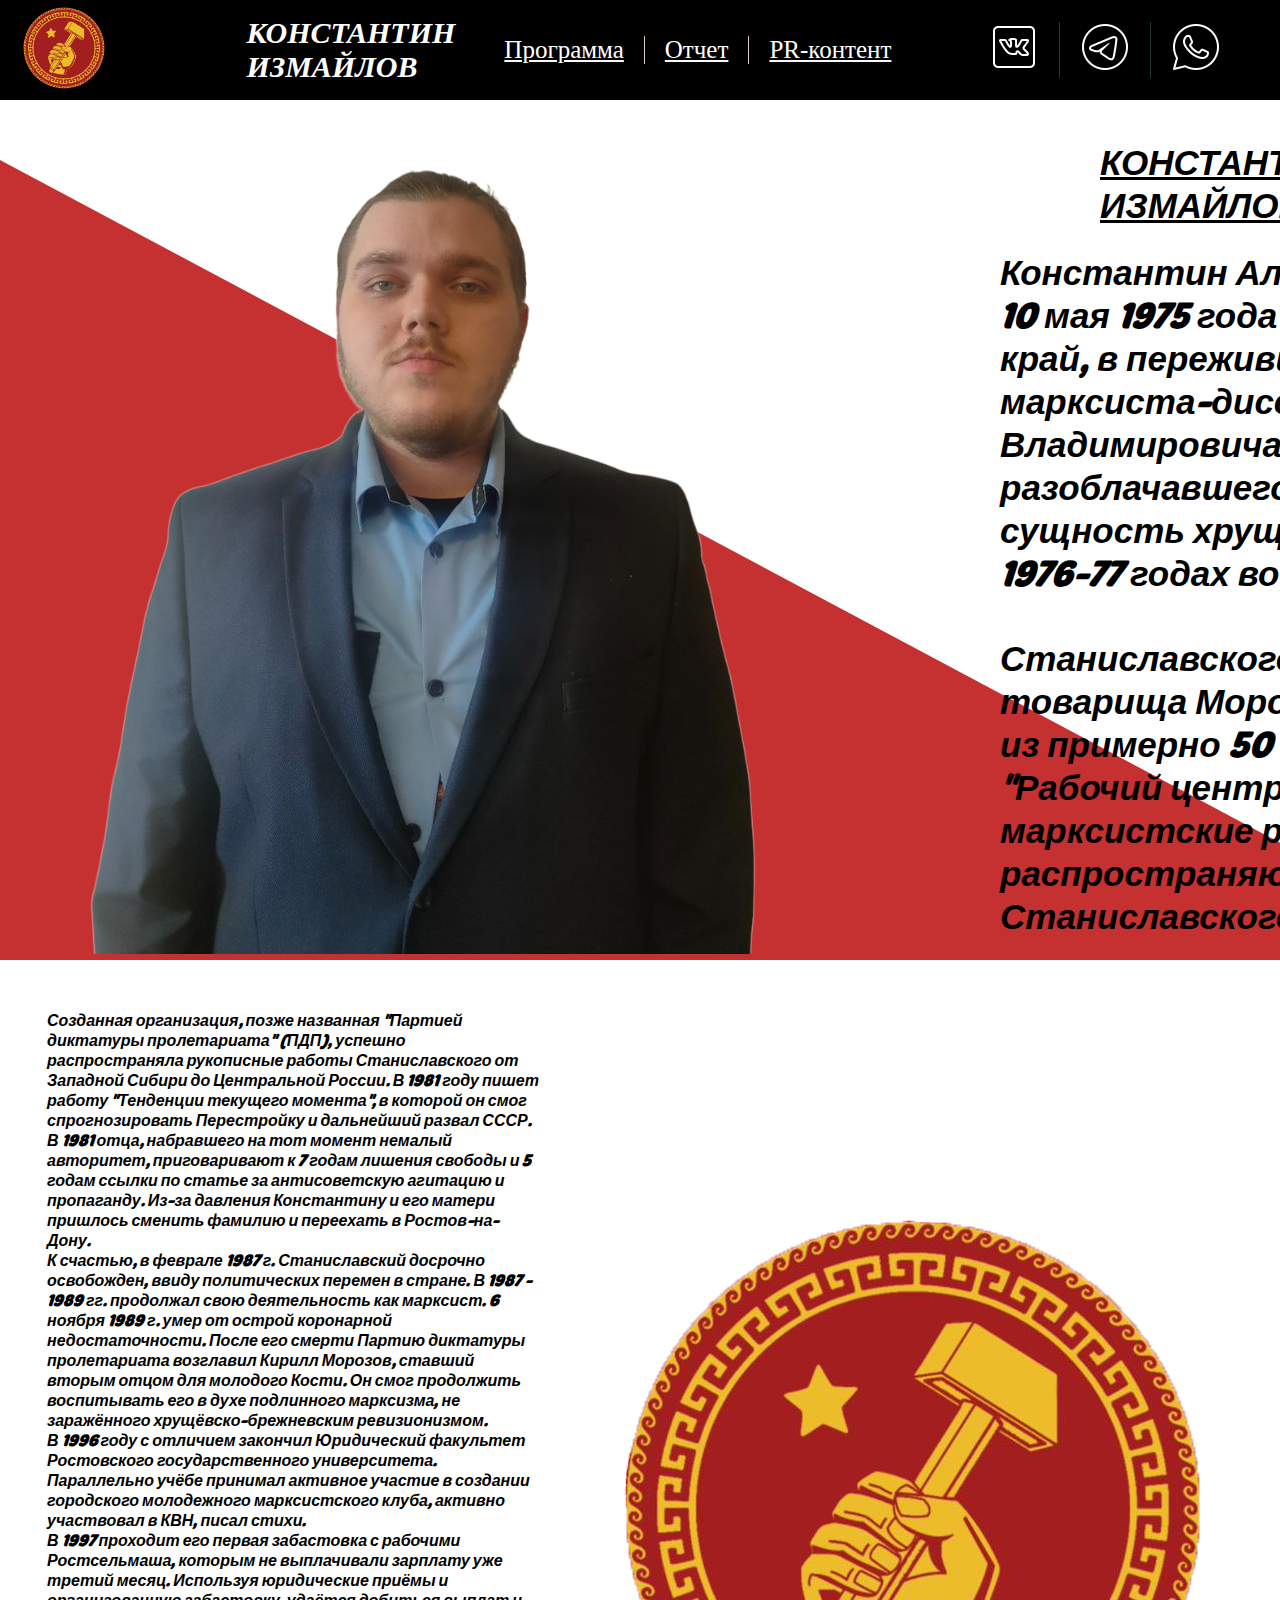
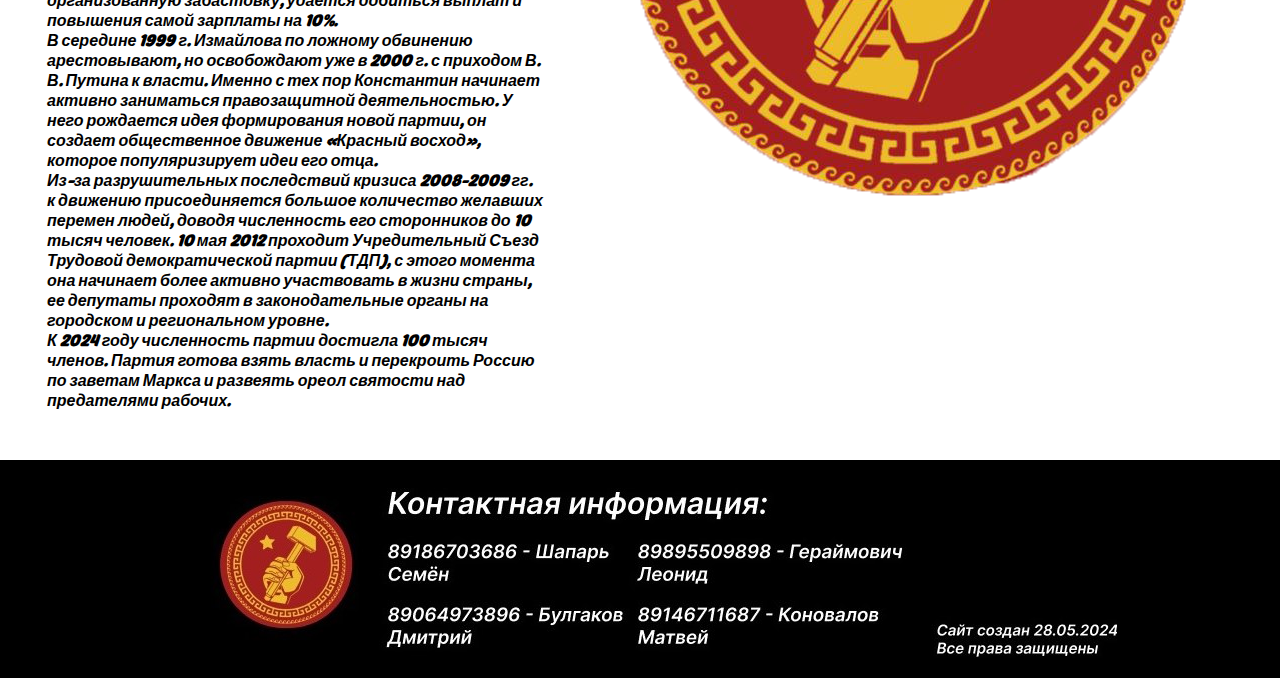
<file: project/index.html>
<!DOCTYPE html>
<html lang="en">

<head>
    <meta charset="UTF-8" />
    <meta name="viewport" content="width=device-width, initial-scale=1.0" />
    <title>Константин Измайлов</title>
    <link rel="preconnect" href="https://fonts.googleapis.com" />
    <link rel="preconnect" href="https://fonts.gstatic.com" crossorigin />
    <link rel="shortcut icon" href="content/image/logo.png" />
    <link
        href="https://fonts.googleapis.com/css2?family=Poetsen+One&family=Radio+Canada+Big:ital,wght@0,400..700;1,400..700&display=swap"
        rel="stylesheet" />
    <link rel="stylesheet" href="style.css" />
</head>

<body>
    <header>
        <div class="logo"><img src="content/image/logo.png" alt="" /></div>
        <div class="header-name">
            <a href="index.html"><i>КОНСТАНТИН <br />ИЗМАЙЛОВ</i></a>
        </div>
        <div class="nav">
            <nav class="header-nav">
                <ul>
                    <u><a href="programm.html">Программа</a></u>
                </ul>
                <ul>
                    <u><a href="otchet.html">Отчет</a></u>
                </ul>
                <ul>
                    <u><a href="pr-content.html">PR-контент</a></u>
                </ul>
            </nav>
        </div>
        <div class="nav-socref">
            <nav class="socref">
                <ul>
                    <a href="https://vk.com/russian_white_cossack"><img src="content/image/vk.png" alt="" /></a>
                </ul>
                <ul>
                    <a href="https://t.me/redrisee"><img src="content/image/tg.png" alt="" /></a>
                </ul>
                <ul>
                    <a href="https://chat.whatsapp.com/Jl6lIbgxz90Cp01iBhhnWP"><img src="content/image/whatsapp.png"
                            alt="" /></a>
                </ul>
            </nav>
        </div>
    </header>

    <main>
        <div class="content">
            <div class="triangle"></div>
            <div class="man"><img src="content/image/izmailov.png" alt=""></div>
            <div class="name"><u>КОНСТАНТИН ИЗМАЙЛОВ</u></div>
            <div class="description">Константин Алексеевич Измайлов родился 10 мая 1975 года в Абинске, Краснодарский
                край, в пережившей много испытаний семье марксиста-диссидента Алексея Владимировича Станиславского,
                разоблачавшего антимарксистскую сущность хрущёвско-брежневского СССР. В 1976-77 годах вокруг <br>
                <br>Станиславского и его ближайшего товарища Морозова складывается группа из примерно 50 человек, так
                называемый "Рабочий центр", в котором тайно изучают марксистские работы, а также распространяют труды
                самого Станиславского.
            </div>
        </div>
    </main>

    <footer>
        <div class="footer-text">Созданная организация, позже названная "Партией диктатуры пролетариата" (ПДП), успешно
            распространяла рукописные работы Станиславского от Западной Сибири до Центральной России. В 1981 году пишет
            работу "Тенденции текущего момента", в которой он смог спрогнозировать Перестройку и дальнейший развал СССР.
            <br>

            В 1981 отца, набравшего на тот момент немалый авторитет, приговаривают к 7 годам лишения свободы и 5 годам
            ссылки по статье за антисоветскую агитацию и пропаганду. Из-за давления Константину и его матери пришлось
            сменить фамилию и переехать в Ростов-на-Дону. <br>

            К счастью, в феврале 1987 г. Станиславский досрочно освобожден, ввиду политических перемен в стране. В 1987
            - 1989 гг. продолжал свою деятельность как марксист. 6 ноября 1989 г. умер от острой коронарной
            недостаточности. После его смерти Партию диктатуры пролетариата возглавил Кирилл Морозов, ставший вторым
            отцом для молодого Кости. Он смог продолжить воспитывать его в духе подлинного марксизма, не заражённого
            хрущёвско-брежневским ревизионизмом. <br>

            В 1996 году с отличием закончил Юридический факультет Ростовского государственного университета. Параллельно
            учёбе принимал активное участие в создании городского молодежного марксистского клуба, активно участвовал в
            КВН, писал стихи. <br>

            В 1997 проходит его первая забастовка с рабочими Ростсельмаша, которым не выплачивали зарплату уже третий
            месяц. Используя юридические приёмы и организованную забастовку, удаётся добиться выплат и повышения самой
            зарплаты на 10%. <br>

            В середине 1999 г. Измайлова по ложному обвинению арестовывают, но освобождают уже в 2000 г. с приходом В.
            В. Путина к власти. Именно с тех пор Константин начинает активно заниматься правозащитной деятельностью. У
            него рождается идея формирования новой партии, он создает общественное движение «Красный восход», которое
            популяризирует идеи его отца. <br>

            Из-за разрушительных последствий кризиса 2008-2009 гг. к движению присоединяется большое количество желавших
            перемен людей, доводя численность его сторонников до 10 тысяч человек. 10 мая 2012 проходит Учредительный
            Съезд Трудовой демократической партии (ТДП), с этого момента она начинает более активно участвовать в жизни
            страны, ее депутаты проходят в законодательные органы на городском и региональном уровне. <br>

            К 2024 году численность партии достигла 100 тысяч членов. Партия готова взять власть и перекроить Россию по
            заветам Маркса и развеять ореол святости над предателями рабочих.
        </div>
        <div class="image-footer"><img src="content/image/logo.png" alt=""></div>
    </footer>
    <div class="our-contacs"><img src="content/image/7-6sHPmMrxo.jpg" alt=""></div>
</body>
<script src="main.js"></script>

</html>
</file>
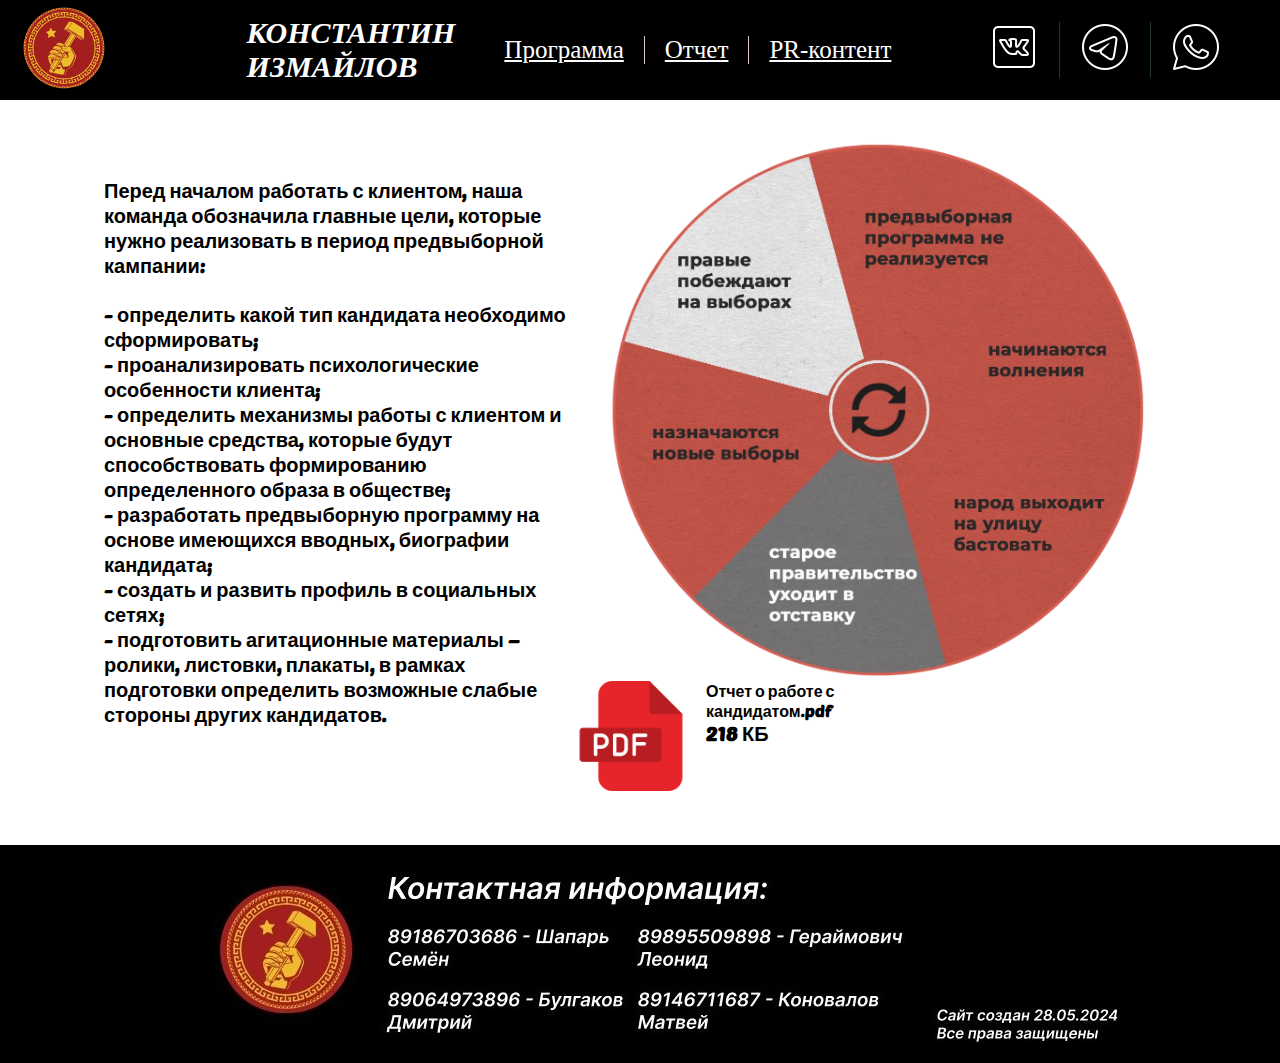
<file: project/otchet.html>
<!DOCTYPE html>
<html lang="en">

<head>
    <meta charset="UTF-8" />
    <meta name="viewport" content="width=device-width, initial-scale=1.0" />
    <title>Document</title>
    <link rel="preconnect" href="https://fonts.googleapis.com" />
    <link rel="preconnect" href="https://fonts.gstatic.com" crossorigin />
    <link
        href="https://fonts.googleapis.com/css2?family=Poetsen+One&family=Radio+Canada+Big:ital,wght@0,400..700;1,400..700&display=swap"
        rel="stylesheet" />
    <link rel="stylesheet" href="style.css" />
</head>

<body>
    <header>
        <div class="logo"><img src="content/image/logo.png" alt="" /></div>
        <div class="header-name">
            <a href="index.html"><i>КОНСТАНТИН <br />ИЗМАЙЛОВ</i></a>
        </div>
        <div class="nav">
            <nav class="header-nav">
                <ul>
                    <u><a href="programm.html">Программа</a></u>
                </ul>
                <ul>
                    <u><a href="otchet.html">Отчет</a></u>
                </ul>
                <ul>
                    <u><a href="pr-content.html">PR-контент</a></u>
                </ul>
            </nav>
        </div>
        <div class="nav-socref">
            <nav class="socref">
                <ul>
                    <a href="https://vk.com/russian_white_cossack"><img src="content/image/vk.png" alt="" /></a>
                </ul>
                <ul>
                    <a href="https://t.me/redrisee"><img src="content/image/tg.png" alt="" /></a>
                </ul>
                <ul>
                    <a href="https://chat.whatsapp.com/Jl6lIbgxz90Cp01iBhhnWP"><img src="content/image/whatsapp.png"
                            alt="" /></a>
                </ul>
            </nav>
        </div>
    </header>

    <div class="otchet-main">
        <div class="otechet-text"><span style="font-weight: 900;">Перед началом работать с клиентом, наша команда
                обозначила главные цели, которые нужно реализовать в период предвыборной кампании: </span><br>
            - определить какой тип кандидата необходимо сформировать;<br>
            - проанализировать психологические особенности клиента;<br>
            - определить механизмы работы с клиентом и основные средства, которые будут способствовать формированию
            определенного образа в обществе;<br>
            - разработать предвыборную программу на основе имеющихся вводных, биографии кандидата;<br>
            - создать и развить профиль в социальных сетях;<br>
            - подготовить агитационные материалы – ролики, листовки, плакаты, в рамках подготовки определить возможные
            слабые стороны других кандидатов.</div>
        <div class="otchet-conent">
            <div class="otchet-img"><img src="content/image/otchet.png" alt=""></div>
            <div class="container-otchet">
                <a href="content/file/файл.pdf"><img src="content/image/free-icon-pdf-9496432.png" alt="" /></a>
                <div class="text-container">
                    <div class="text-part">Отчет о работе с <br />кандидатом.pdf</div>
                    <div class="size">218 КБ </div>
                </div>
            </div>
        </div>
    </div>
    <div class="our-contacs"><img src="content/image/7-6sHPmMrxo.jpg" alt=""></div>
</body>
<script src="main.js"></script>

</html>
</file>
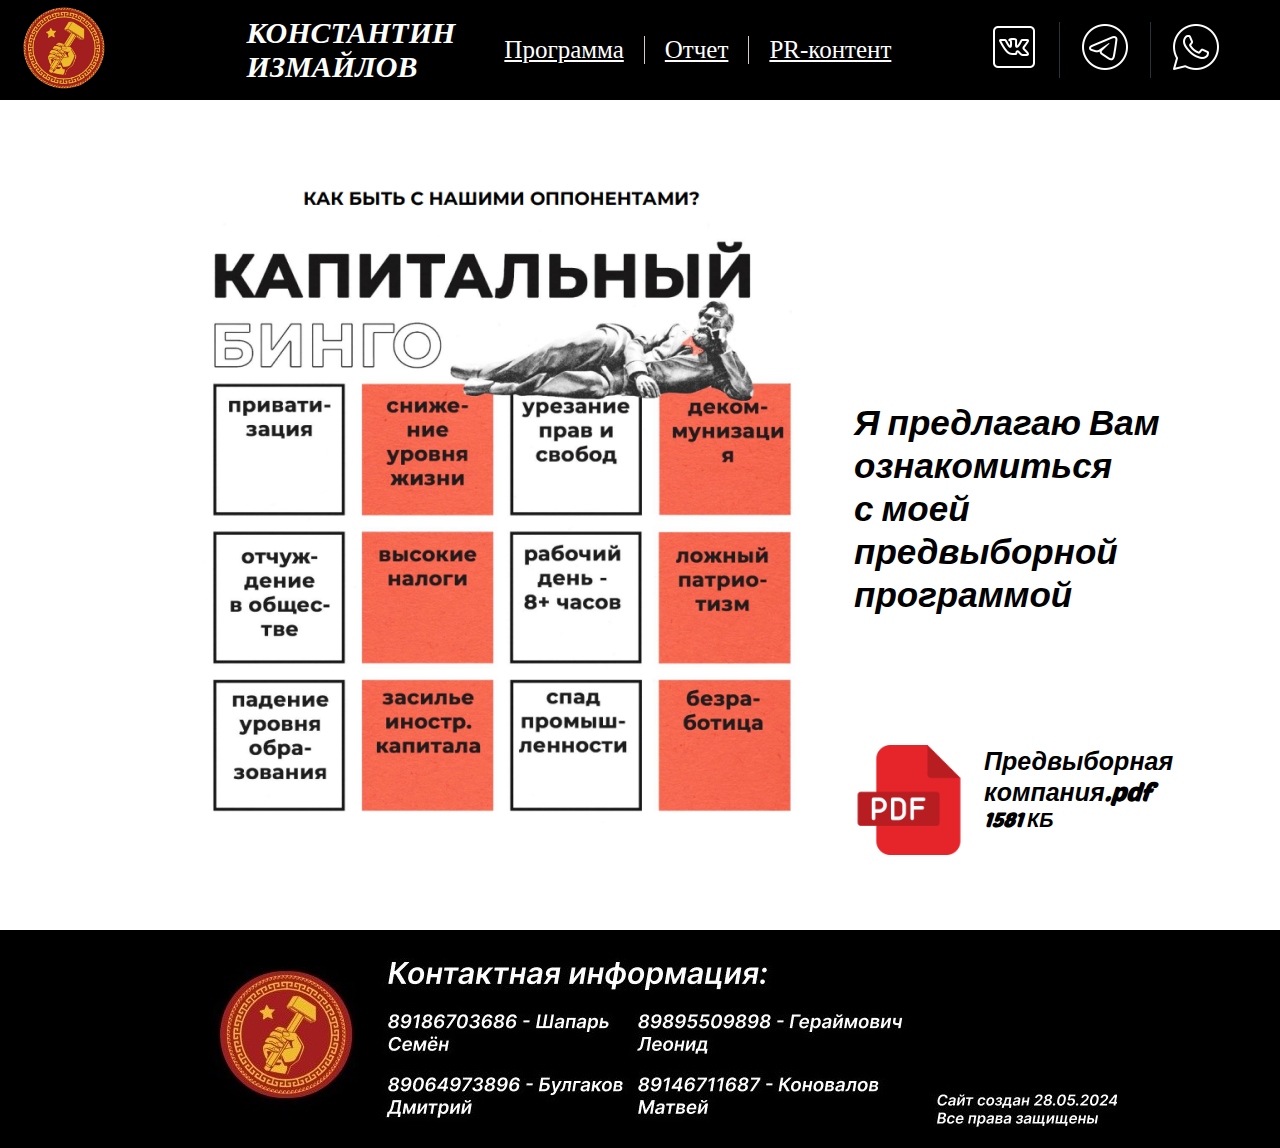
<file: project/programm.html>
<!DOCTYPE html>
<html lang="en">

<head>
  <meta charset="UTF-8" />
  <meta name="viewport" content="width=device-width, initial-scale=1.0" />
  <title>Document</title>
  <link rel="preconnect" href="https://fonts.googleapis.com" />
  <link rel="preconnect" href="https://fonts.gstatic.com" crossorigin />
  <link
    href="https://fonts.googleapis.com/css2?family=Poetsen+One&family=Radio+Canada+Big:ital,wght@0,400..700;1,400..700&display=swap"
    rel="stylesheet" />
  <link rel="stylesheet" href="style.css" />
</head>

<body>
  <header>
    <div class="logo"><img src="content/image/logo.png" alt="" /></div>
    <div class="header-name">
      <a href="index.html"><i>КОНСТАНТИН <br />ИЗМАЙЛОВ</i></a>
    </div>
    <div class="nav">
      <nav class="header-nav">
        <ul>
          <u><a href="programm.html">Программа</a></u>
        </ul>
        <ul>
          <u><a href="otchet.html">Отчет</a></u>
        </ul>
        <ul>
          <u><a href="pr-content.html">PR-контент</a></u>
        </ul>
      </nav>
    </div>
    <div class="nav-socref">
      <nav class="socref">
        <ul>
          <a href="https://vk.com/russian_white_cossack"><img src="content/image/vk.png" alt="" /></a>
        </ul>
        <ul>
          <a href="https://t.me/redrisee"><img src="content/image/tg.png" alt="" /></a>
        </ul>
        <ul>
          <a href="https://chat.whatsapp.com/Jl6lIbgxz90Cp01iBhhnWP"><img src="content/image/whatsapp.png"
              alt="" /></a>
        </ul>
      </nav>
    </div>
  </header>
  <main class="programm">
    <div class="main-img">
      <img src="content/image/image 1.png" alt="" />
    </div>
    <div class="programm-part">
      <div class="introduction">
        Я предлагаю Вам ознакомиться <br />с моей <br />предвыборной
        <br />программой
      </div>
      <div class="container-programm">
        <a href="content/file/программа.pdf"><img src="content/image/free-icon-pdf-9496432.png" alt="" /></a>
        <div class="text-container">
          <div class="text-part">Предвыборная <br />компания.pdf</div>
          <div class="size">1581 КБ</div>
        </div>
      </div>
    </div>
  </main>
  <div class="our-contacs"><img src="content/image/7-6sHPmMrxo.jpg" alt=""></div>
</body>
<script src="main.js"></script>

</html>
</file>
<file: project/style.css>
*{
    margin: 0px;
    padding: 0px;
}

header{
    width: 100%;
    height: 100px;
    background-color: black;
    display: flex;
    align-items: center;
    justify-content: space-around;
}

.logo>img{
    max-width: 90px;
    max-height: 90px;
}

.header-name{
    color: white;
    font-weight: bolder;
    margin: 0px 100px;
    width: 100px;
    font-size: 30px;
    font-family: "Montserrat";
    font-style: normal;

}

.header-name>a{
    color: white;
    text-decoration: none;
}
.header-nav ul u>a{
    color: white;
    text-decoration: none;
    font-size: 25px;
}

nav{
    display: flex;
    color: rgb(219, 201, 201);
    font-size: 25px;
}
nav ul{
    color: white;
    text-decoration: none;
}

nav ul:not(:first-child){
    border-left: 1px solid rgb(219, 201, 201);
    padding: 0px 20px; 
}

nav ul:first-child {
    padding: 0px 20px; 
}

.socref{
    filter: invert(100%);
    padding: 0px 20px;
}

.triangle {
    width: 0;
    height: 0;
    border-left: 1500px solid #c53030;
    border-top: 800px solid transparent;
    margin-top: 60px;
}

.man{
    position: absolute;
    margin-left: 50px;
}

.man>img{
    width: 780px;   
}

.description{
    margin-top: 150px;
    width: 800px;
    position: absolute;
    margin-left: 1000px;
}

.content{
    display: flex;
    font-size: 35px;
    font-family: "Poetsen One", sans-serif;
    font-weight: bold;
    font-style: italic;
}

.name{
    margin-top: 40px;
    position: absolute;
    margin-left: 1100px;
    font-family: "Poetsen One", sans-serif;
    font-weight: bold;
    font-style: italic;
}

footer{
    display: flex;
    justify-content: center;
    align-items: center;
    margin: 50px 20px;
    font-family: "Poetsen One", sans-serif;
    font-weight: bold;
    font-style: italic;
}

.footer-text{
    width: 40%;
}

.image-footer{
    margin-left: 50px;  
}

.programm{
    display: flex;
    margin: 70px 170px;
}

.programm-part{
    display: flex;
    flex-direction: column;
    font-family: "Poetsen One", sans-serif;
    font-weight: bold;
    font-style: italic;
    font-size: 35px;
    margin-left: 30px;
}

.introduction{
    margin-top: 230px;
}

.container-programm{
margin-top: 130px;
display: flex;
font-size: 25px;

}
.container-programm a>img{
    width: 110px;
}

.text-part{
    margin-left: 20px;
}

.size{
    font-size: 20px;
    margin-left: 20px;
}

.pr-container{
    margin-top: 40px;
    height: 135vh;
    display: flex;
    justify-content: space-around;
    align-items: center;
}

.pr-container>img{
    height: 800px;
}

.otchet-main{
    display: flex;
    margin: 50px;
    justify-content: center;
    align-items: center;
    margin-top: 10px;
}

.otechet-text{
    width: 40%;
    display: flex;
    flex-direction: column;
    font-family: "Poetsen One", sans-serif;
    font-weight: 600;
    font-size: 20px;
}

.otchet-img>img{
    width: 600px;
}

.otchet-conent{
    display: flex;
    flex-direction: column;
}

.text-container{
    flex-direction: column;
    font-family: "Poetsen One", sans-serif;
    font-weight: bold;
   
}

.container-otchet a>img{
    width: 110px;
}
.container-otchet{
    display: flex;
}

.our-contacs{
    background-color: black;
    display: flex;
    justify-content: center;
    padding: 20px 0px;
}
</file>
